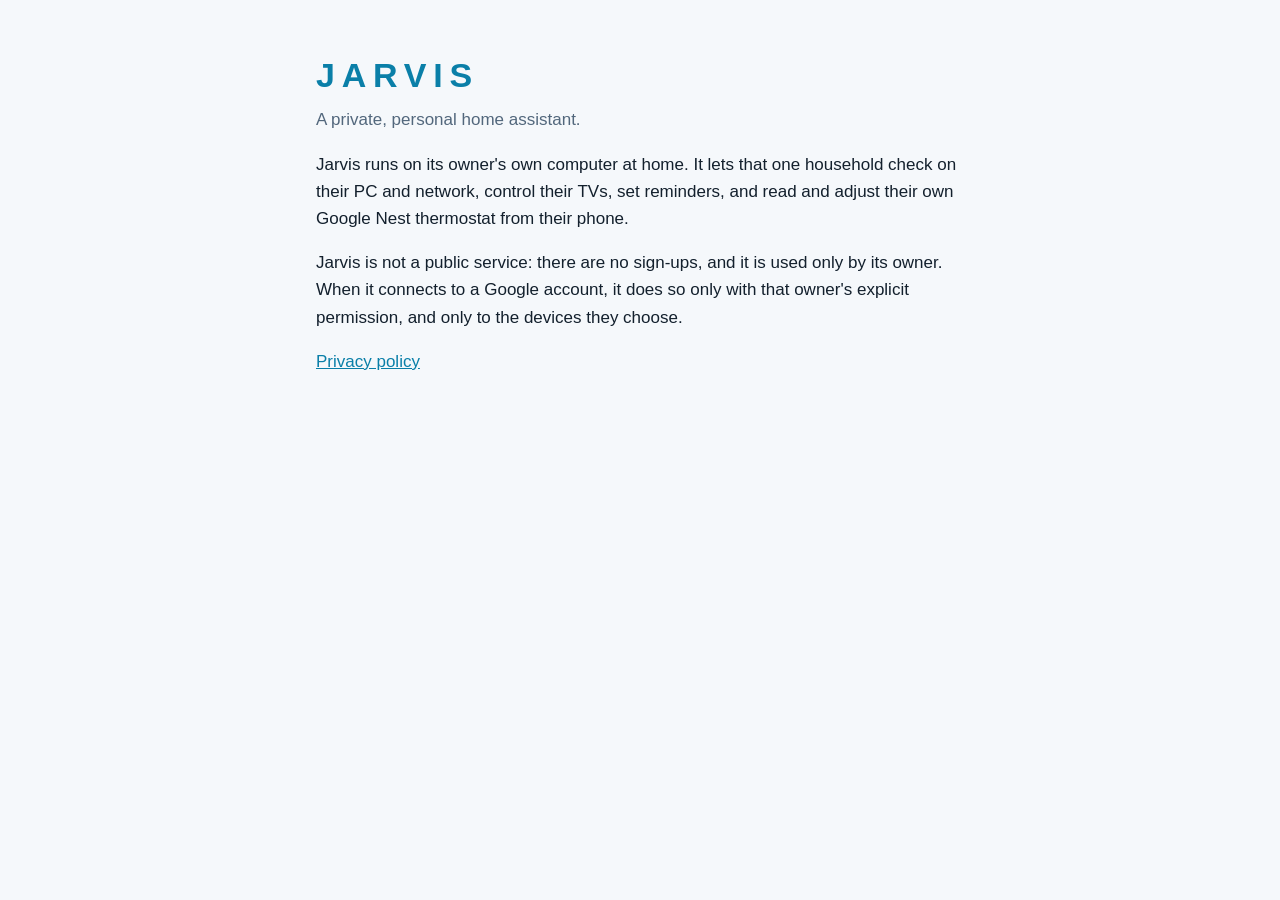
<file: index.html>
<!doctype html>
<html lang="en">
<head>
  <meta charset="utf-8">
  <meta name="viewport" content="width=device-width, initial-scale=1">
  <title>Jarvis</title>
  <meta name="description" content="Jarvis is a private, personal home assistant that runs on its owner's own computer.">
  <link rel="stylesheet" href="style.css">
</head>
<body>
  <main>
    <h1>JARVIS</h1>
    <p class="lead">A private, personal home assistant.</p>
    <p>Jarvis runs on its owner's own computer at home. It lets that one household check on their PC and
      network, control their TVs, set reminders, and read and adjust their own Google Nest thermostat from
      their phone.</p>
    <p>Jarvis is not a public service: there are no sign-ups, and it is used only by its owner. When it
      connects to a Google account, it does so only with that owner's explicit permission, and only to
      the devices they choose.</p>
    <p><a href="privacy.html">Privacy policy</a></p>
  </main>
</body>
</html>
</file>
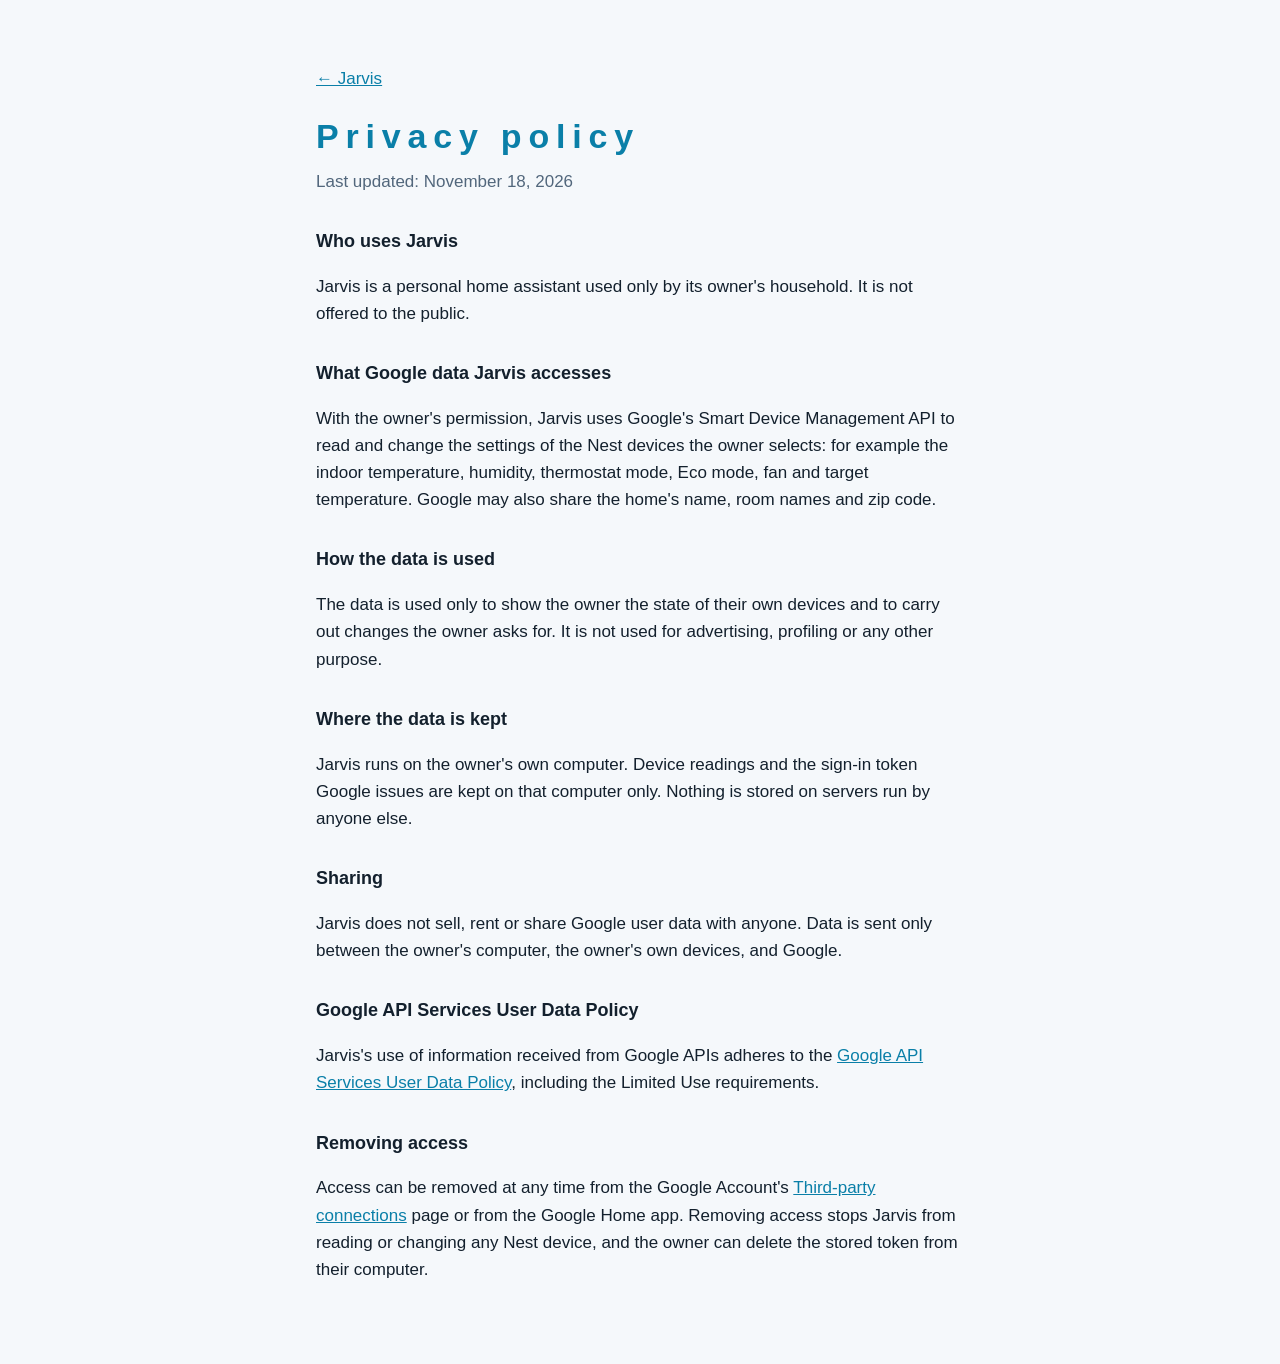
<file: privacy.html>
<!doctype html>
<html lang="en">
<head>
  <meta charset="utf-8">
  <meta name="viewport" content="width=device-width, initial-scale=1">
  <title>Jarvis privacy policy</title>
  <link rel="stylesheet" href="style.css">
</head>
<body>
  <main>
    <p><a href="index.html">← Jarvis</a></p>
    <h1>Privacy policy</h1>
    <p class="lead">Last updated: November 18, 2026</p>

    <h2>Who uses Jarvis</h2>
    <p>Jarvis is a personal home assistant used only by its owner's household. It is not offered to the public.</p>

    <h2>What Google data Jarvis accesses</h2>
    <p>With the owner's permission, Jarvis uses Google's Smart Device Management API to read and change the
      settings of the Nest devices the owner selects: for example the indoor temperature, humidity,
      thermostat mode, Eco mode, fan and target temperature. Google may also share the home's name, room
      names and zip code.</p>

    <h2>How the data is used</h2>
    <p>The data is used only to show the owner the state of their own devices and to carry out changes the
      owner asks for. It is not used for advertising, profiling or any other purpose.</p>

    <h2>Where the data is kept</h2>
    <p>Jarvis runs on the owner's own computer. Device readings and the sign-in token Google issues are kept
      on that computer only. Nothing is stored on servers run by anyone else.</p>

    <h2>Sharing</h2>
    <p>Jarvis does not sell, rent or share Google user data with anyone. Data is sent only between the
      owner's computer, the owner's own devices, and Google.</p>

    <h2>Google API Services User Data Policy</h2>
    <p>Jarvis's use of information received from Google APIs adheres to the
      <a href="https://developers.google.com/terms/api-services-user-data-policy">Google API Services User Data Policy</a>,
      including the Limited Use requirements.</p>

    <h2>Removing access</h2>
    <p>Access can be removed at any time from the Google Account's
      <a href="https://myaccount.google.com/connections">Third-party connections</a> page or from the Google
      Home app. Removing access stops Jarvis from reading or changing any Nest device, and the owner can
      delete the stored token from their computer.</p>
  </main>
</body>
</html>
</file>
<file: style.css>
:root { --bg: #05090f; --panel: #0c1520; --line: #1b2e42; --text: #dbe8f5; --muted: #7d93aa; --accent: #35d0ff; }
@media (prefers-color-scheme: light) {
  :root { --bg: #f5f8fb; --panel: #ffffff; --line: #d6e0ea; --text: #13202d; --muted: #52677c; --accent: #0a7fa8; }
}
* { box-sizing: border-box; }
body { margin: 0; background: var(--bg); color: var(--text);
  font: 17px/1.6 -apple-system, BlinkMacSystemFont, "Segoe UI", Roboto, sans-serif; }
main { max-width: 680px; margin: 0 auto; padding: 48px 16px 64px; }
h1 { color: var(--accent); letter-spacing: .2em; margin: 0 0 4px; }
h2 { font-size: 18px; margin: 32px 0 6px; }
.lead { color: var(--muted); margin-top: 0; }
a { color: var(--accent); }
</file>
